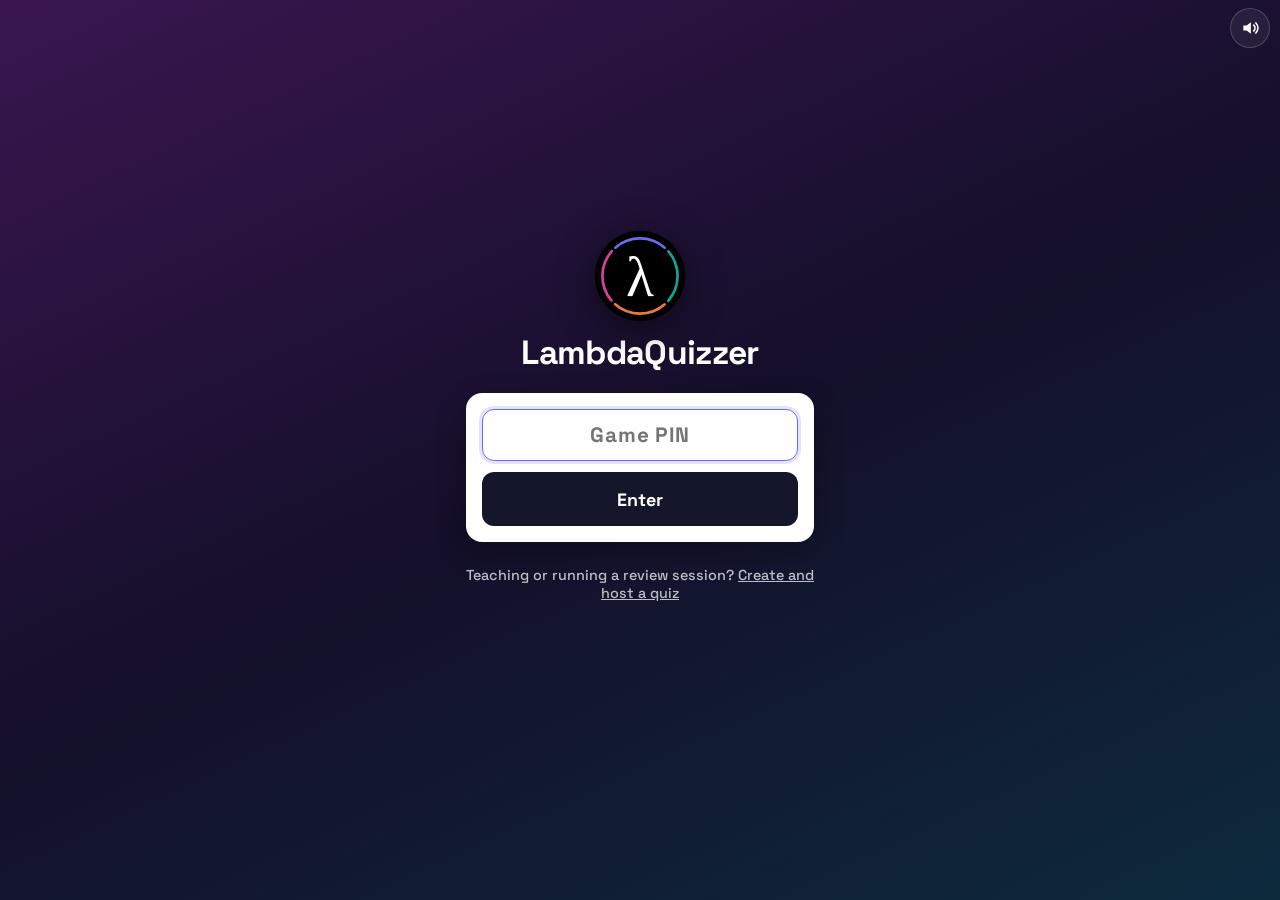
<file: index.html>
<!doctype html>
<html lang="en">
<head>
  <meta charset="utf-8">
  <meta name="viewport" content="width=device-width, initial-scale=1, viewport-fit=cover">
  <meta name="theme-color" content="#0d1020">
  <title>LambdaQuizzer</title>
  <meta name="description" content="Live classroom quiz games for college students. Enter a game PIN to join.">
  <link rel="icon" href="assets/favicon.svg" type="image/svg+xml">
  <link rel="preconnect" href="https://fonts.googleapis.com">
  <link rel="preconnect" href="https://fonts.gstatic.com" crossorigin>
  <link href="https://fonts.googleapis.com/css2?family=Space+Grotesk:wght@400;500;600;700&display=swap" rel="stylesheet">
  <link rel="stylesheet" href="css/style.css?v=dev">
  <script src="js/bg.js?v=dev"></script>
</head>
<body class="player">
  <div id="corner" class="corner"></div>
  <main id="app" class="player-app"></main>
  <footer id="pbar" class="pbar" hidden>
    <span id="pbName"></span>
    <span id="pbScore" class="pb-score">0</span>
  </footer>

  <script src="vendor/peerjs.min.js"></script>
  <script src="js/common.js?v=dev"></script>
  <script src="js/audio.js?v=dev"></script>
  <script src="js/messages.js?v=dev"></script>
  <script src="js/player.js?v=dev"></script>
</body>
</html>
</file>
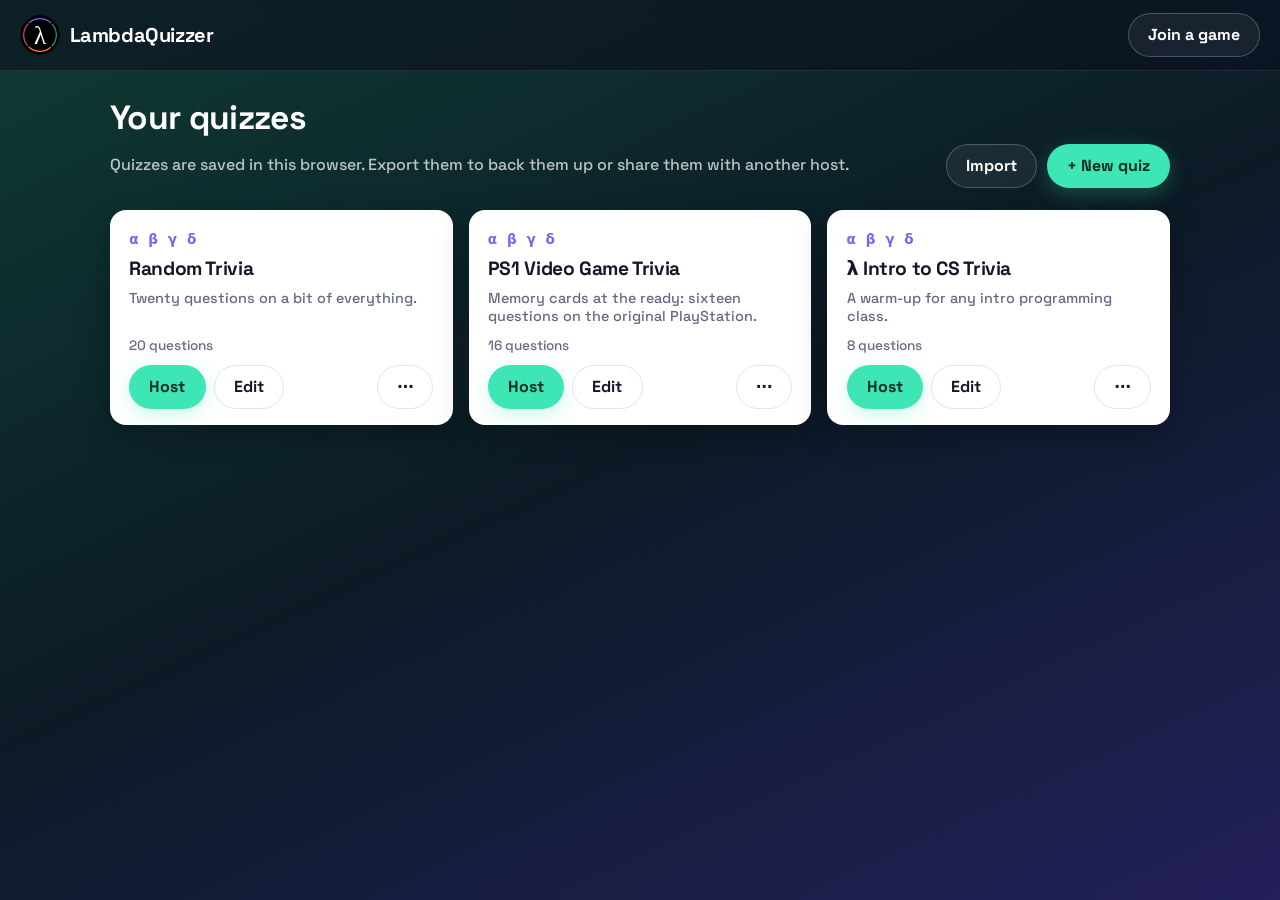
<file: host.html>
<!doctype html>
<html lang="en">
<head>
  <meta charset="utf-8">
  <meta name="viewport" content="width=device-width, initial-scale=1">
  <title>Host · LambdaQuizzer</title>
  <meta name="description" content="Make quizzes and host live LambdaQuizzer games.">
  <link rel="icon" href="assets/favicon.svg" type="image/svg+xml">
  <link rel="preconnect" href="https://fonts.googleapis.com">
  <link rel="preconnect" href="https://fonts.gstatic.com" crossorigin>
  <link href="https://fonts.googleapis.com/css2?family=Space+Grotesk:wght@400;500;600;700&display=swap" rel="stylesheet">
  <link rel="stylesheet" href="css/style.css?v=dev">
  <script src="js/bg.js?v=dev"></script>
</head>
<body class="host">

  <!-- Quiz library -->
  <section id="library" class="view">
    <header class="topbar">
      <a class="brand" href="index.html"><img src="assets/logo.svg" alt=""><span>LambdaQuizzer</span></a>
      <div class="topbar-actions">
        <a class="btn ghost" href="index.html">Join a game</a>
      </div>
    </header>
    <main class="page">
      <div class="page-head">
        <div>
          <h1>Your quizzes</h1>
          <p class="sub">Quizzes are saved in this browser. Export them to back them up or share them with another host.</p>
        </div>
        <div class="row">
          <label class="btn ghost" for="importFile">Import</label>
          <input id="importFile" type="file" accept="application/json,.json" hidden>
          <button id="newQuiz" class="btn primary" type="button">+ New quiz</button>
        </div>
      </div>
      <div id="quizList" class="quiz-grid"></div>
    </main>
  </section>

  <!-- Quiz editor -->
  <section id="editor" class="view" hidden>
    <header class="topbar">
      <a class="brand" href="#" data-act="back"><img src="assets/logo.svg" alt=""><span>LambdaQuizzer</span></a>
      <div class="topbar-actions">
        <span id="saveState" class="save-state">Saved</span>
        <button class="btn ghost" type="button" data-act="back">Done</button>
        <button class="btn primary" type="button" data-act="host">Host this quiz</button>
      </div>
    </header>
    <main class="page narrow">
      <div class="card quiz-meta">
        <label class="field">
          <span>Quiz title</span>
          <input id="qzTitle" type="text" maxlength="80" placeholder="e.g. CSE 2221 Midterm Review">
        </label>
        <label class="field">
          <span>Description <em>(optional)</em></span>
          <input id="qzDesc" type="text" maxlength="300" placeholder="What is this quiz about?">
        </label>
      </div>
      <div id="qList"></div>
      <button id="addQ" class="btn add-q" type="button">+ Add question</button>
    </main>
  </section>

  <!-- Live game -->
  <section id="game" class="view" hidden>
    <header class="gamebar">
      <div class="gb-left">
        <div class="brand small"><img src="assets/logo.svg" alt=""><span>LambdaQuizzer</span></div>
        <div id="gbPin" class="gb-pin" hidden></div>
      </div>
      <div id="gbInfo" class="gb-info"></div>
      <div class="gb-actions">
        <span id="gbToggles"></span>
        <button id="endGame" class="btn ghost small" type="button">End</button>
      </div>
    </header>
    <main id="stage" class="stage"></main>
  </section>

  <script src="vendor/peerjs.min.js"></script>
  <script src="vendor/qrcode.min.js"></script>
  <script src="js/common.js?v=dev"></script>
  <script src="js/audio.js?v=dev"></script>
  <script src="js/quizzes.js?v=dev"></script>
  <script src="js/editor.js?v=dev"></script>
  <script src="js/host.js?v=dev"></script>
</body>
</html>
</file>
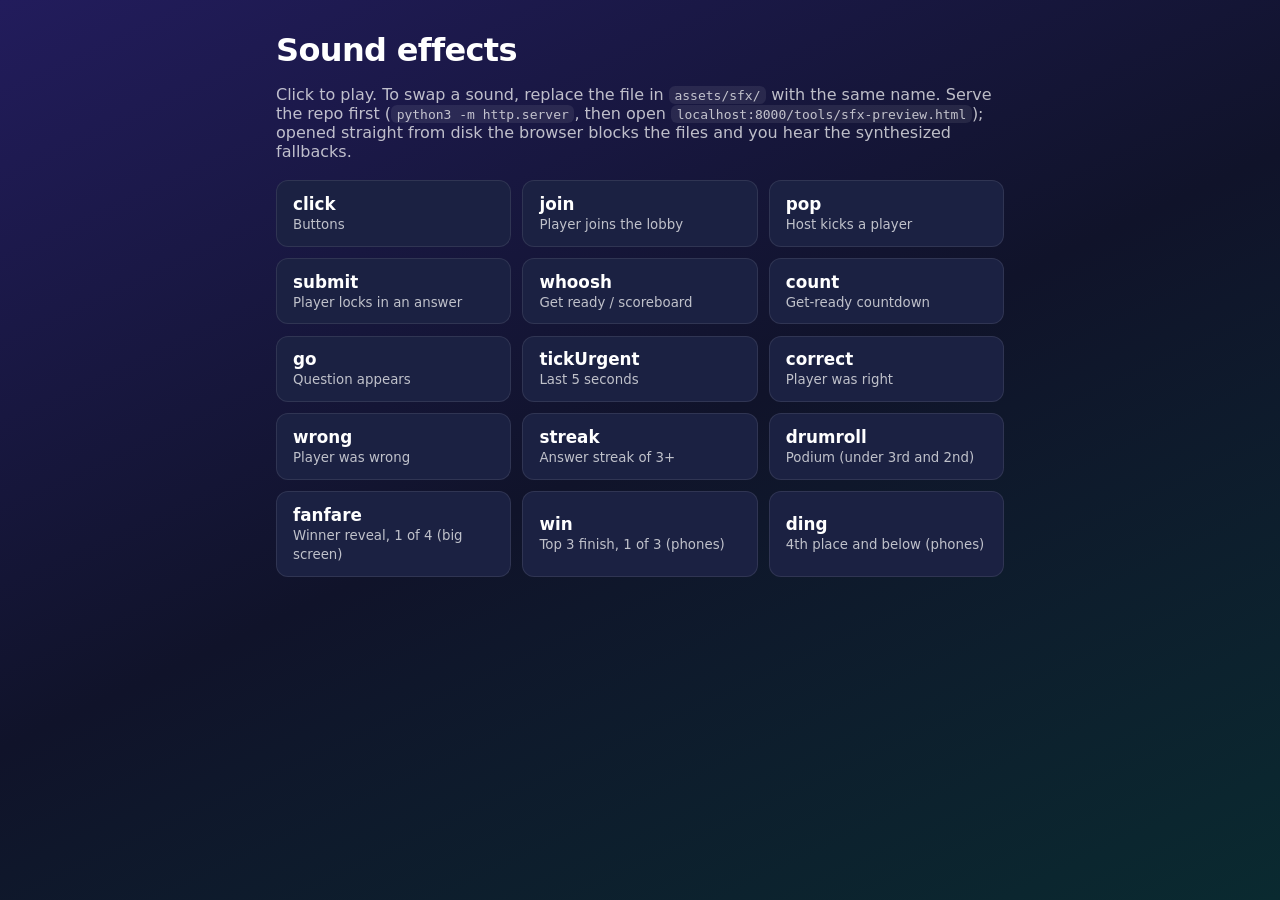
<file: tools/sfx-preview.html>
<!doctype html>
<html lang="en">
<head>
  <meta charset="utf-8">
  <meta name="viewport" content="width=device-width, initial-scale=1">
  <title>Sound Preview · LambdaQuizzer</title>
  <link rel="stylesheet" href="../css/style.css">
  <style>
    main { max-width: 760px; margin: 0 auto; padding: 2rem 16px; }
    .grid { display: grid; grid-template-columns: repeat(auto-fill, minmax(200px, 1fr)); gap: .7rem; margin-top: 1.2rem; }
    .grid button { text-align: left; padding: .8rem 1rem; border-radius: 12px; border: 1px solid var(--panel-line); background: var(--panel); color: #fff; cursor: pointer; }
    .grid button:hover { background: var(--panel-2); }
    .grid b { display: block; font-size: 1.05rem; }
    .grid small { color: var(--text-dim); }
    code { background: rgba(255,255,255,.08); padding: .1rem .35rem; border-radius: 6px; }
  </style>
</head>
<body>
  <main>
    <h1>Sound effects</h1>
    <p class="muted">Click to play. To swap a sound, replace the file in <code>assets/sfx/</code> with the same name.
      Serve the repo first (<code>python3 -m http.server</code>, then open <code>localhost:8000/tools/sfx-preview.html</code>);
      opened straight from disk the browser blocks the files and you hear the synthesized fallbacks.</p>
    <div class="grid" id="grid"></div>
  </main>
  <script src="../js/audio.js"></script>
  <script>
    const USES = {
      click: 'Buttons', join: 'Player joins the lobby', pop: 'Host kicks a player', submit: 'Player locks in an answer',
      whoosh: 'Get ready / scoreboard', count: 'Get-ready countdown', go: 'Question appears', tickUrgent: 'Last 5 seconds',
      correct: 'Player was right', wrong: 'Player was wrong', streak: 'Answer streak of 3+', drumroll: 'Podium (under 3rd and 2nd)', fanfare: 'Winner reveal, 1 of 4 (big screen)', win: 'Top 3 finish, 1 of 3 (phones)', ding: '4th place and below (phones)'
    };
    document.getElementById('grid').innerHTML = Object.entries(USES).map(([k, v]) => `<button data-k="${k}"><b>${k}</b><small>${v}</small></button>`).join('');
    document.getElementById('grid').onclick = e => { const b = e.target.closest('button'); if (b) LQAudio.sfx(b.dataset.k); };
  </script>
</body>
</html>
</file>
<file: css/style.css>
/* LambdaQuizzer */
:root {
  --bg: #0d1020;
  --bg-2: #151a33;
  --panel: #1b2142;
  --panel-2: #232a52;
  --panel-line: rgba(255,255,255,.09);
  --ink: #141729;
  --muted: #646a85;
  --card: #fff;
  --line: #e2e4ee;
  --white: #fff;
  --text-dim: rgba(255,255,255,.72);
  --accent: #3ee6b5;      /* mint */
  --accent-ink: #062b22;
  --accent-2: #6d6af0;    /* indigo */
  --c0: #5754d8;  /* α indigo */
  --c1: #0e8f7d;  /* β teal */
  --c2: #d75f24;  /* γ orange */
  --c3: #bb3683;  /* δ magenta */
  --right: #0e8f7d;
  --wrong: #b13a5f;
  --late: #3d4466;
  --radius: 16px;
  --shadow: 0 10px 30px rgba(0,0,0,.28);
  --font: 'Space Grotesk', system-ui, -apple-system, 'Segoe UI', Roboto, sans-serif;
  color-scheme: dark;
}

* { box-sizing: border-box; }
html, body { min-height: 100%; }
/* Plain gradient, on a fixed layer so it never repeats or jumps on mobile. */
body::before { content: ''; position: fixed; inset: 0; z-index: -1; background: var(--bg-grad, linear-gradient(155deg, #221c5c 0%, #10132a 50%, #0a2a30 100%)); }
body {
  margin: 0;
  font-family: var(--font);
  font-weight: 500;
  color: var(--white);
  background: var(--bg);
  -webkit-font-smoothing: antialiased;
  overflow-x: hidden;
}
h1, h2, h3 { margin: 0 0 .5em; font-weight: 700; line-height: 1.15; letter-spacing: -.02em; }
p { margin: 0 0 .8em; }
a { color: inherit; }
button, input, select, textarea { font: inherit; }
[hidden] { display: none !important; }
.sr-only { position: absolute; width: 1px; height: 1px; overflow: hidden; clip: rect(0 0 0 0); white-space: nowrap; }
.row { display: flex; gap: .6rem; align-items: center; flex-wrap: wrap; }
.muted { color: var(--text-dim); }
.warn { color: #b45309; }

/* Buttons */
.btn {
  display: inline-flex; align-items: center; justify-content: center; gap: .4em;
  min-height: 44px; padding: .55em 1.2em; border: 1px solid transparent; border-radius: 999px; cursor: pointer;
  font-weight: 700; font-size: 1rem; text-decoration: none; color: var(--ink); background: #fff;
  transition: transform .12s, background-color .15s, box-shadow .15s; user-select: none;
}
.btn:hover { transform: translateY(-1px); }
.btn:active { transform: translateY(1px); }
.btn:disabled { opacity: .45; cursor: not-allowed; transform: none; }
.btn.primary { background: var(--accent); color: var(--accent-ink); box-shadow: 0 6px 20px rgba(62,230,181,.25); }
.btn.dark { background: var(--ink); color: #fff; }
.btn.ghost { background: rgba(255,255,255,.06); color: #fff; border-color: rgba(255,255,255,.22); }
.btn.ghost:hover { background: rgba(255,255,255,.12); }
.card .btn.ghost, .menu-pop .btn.ghost { background: #fff; color: var(--ink); border-color: var(--line); }
.card .btn.ghost:hover { background: #f4f5fa; }
.btn.big { min-height: 54px; font-size: 1.12rem; padding: .6em 1.6em; }
.btn.small { min-height: 34px; padding: .3em .9em; font-size: .9rem; }
.btn.block { width: 100%; }
:focus-visible { outline: 3px solid var(--accent); outline-offset: 2px; }

.icon-btn {
  width: 40px; height: 40px; display: inline-grid; place-items: center; border: 1px solid rgba(255,255,255,.18); border-radius: 50%;
  background: rgba(255,255,255,.06); color: #fff; cursor: pointer; font-size: 1.05rem; font-weight: 700;
}
.icon-btn svg { width: 20px; height: 20px; }
.icon-btn.off { opacity: .45; position: relative; }
.icon-btn.off::after { content: ''; position: absolute; width: 26px; height: 2px; background: currentColor; transform: rotate(-45deg); border-radius: 2px; }
.icon-btn.dark { background: #f2f3f8; border-color: transparent; color: var(--ink); width: 34px; height: 34px; }
.icon-btn.dark:disabled { opacity: .35; cursor: default; }
.icon-btn.danger:hover { background: #fde7ef; color: var(--c3); }
.audio-toggles { display: inline-flex; gap: .4rem; }

/* Brand */
.brand { display: inline-flex; align-items: center; gap: .6rem; text-decoration: none; color: #fff; font-weight: 700; font-size: 1.25rem; letter-spacing: -.02em; }
.brand img { width: 40px; height: 40px; }
.brand.small { font-size: 1rem; }
.brand.small img { width: 30px; height: 30px; }

/* Host pages */
.topbar { display: flex; align-items: center; justify-content: space-between; gap: 1rem; flex-wrap: wrap; padding: .8rem 1.25rem; border-bottom: 1px solid var(--panel-line); background: rgba(13,16,32,.6); backdrop-filter: blur(8px); }
.topbar-actions { display: flex; align-items: center; gap: .6rem; flex-wrap: wrap; }
.page { max-width: 1100px; margin: 0 auto; padding: 1.75rem 1.25rem 4rem; }
.page.narrow { max-width: 860px; }
.page-head { display: flex; justify-content: space-between; align-items: flex-end; gap: 1rem; flex-wrap: wrap; margin-bottom: 1.4rem; }
.page-head h1 { font-size: 2.1rem; }
.sub { color: var(--text-dim); }
.card { background: var(--card); color: var(--ink); border-radius: var(--radius); box-shadow: var(--shadow); }
.card .sub { color: var(--muted); }

.quiz-grid { display: grid; grid-template-columns: repeat(auto-fill, minmax(260px, 1fr)); gap: 1rem; }
.quiz-card { position: relative; padding: 1.3rem 1.2rem 1rem; display: flex; flex-direction: column; }
.qc-band { display: flex; gap: 4px; margin-bottom: .6rem; }
.qc-band::before { content: 'α β γ δ'; font-size: .85rem; font-weight: 700; color: var(--accent-2); letter-spacing: .25em; }
.quiz-card h2 { font-size: 1.2rem; }
.quiz-card .sub { font-size: .9rem; flex: 1; }
.qc-meta { font-size: .85rem; color: var(--muted); }
.qc-actions { display: flex; gap: .5rem; align-items: center; }
.empty { padding: 2rem; text-align: center; grid-column: 1 / -1; }

.menu { position: relative; margin-left: auto; }
.menu summary { list-style: none; }
.menu summary::-webkit-details-marker { display: none; }
.menu-pop { position: absolute; right: 0; bottom: calc(100% + 6px); z-index: 5; background: #fff; border-radius: 12px; box-shadow: 0 12px 34px rgba(0,0,0,.3); padding: .35rem; min-width: 160px; display: grid; }
.menu-pop button { border: 0; background: none; text-align: left; padding: .6rem .8rem; border-radius: 8px; cursor: pointer; font-weight: 600; color: var(--ink); }
.menu-pop button:hover { background: #f2f3f8; }
.menu-pop .danger { color: var(--c3); }

/* Editor */
.save-state { font-size: .85rem; color: var(--text-dim); }
.save-state.pending { opacity: .6; }
.quiz-meta { padding: 1.2rem; display: grid; gap: .9rem; margin-bottom: 1.2rem; }
.field { display: grid; gap: .35rem; font-size: .85rem; color: var(--muted); font-weight: 600; }
.field em { font-style: normal; font-weight: 400; }
.field input, .field textarea, .field select {
  width: 100%; border: 1.5px solid var(--line); border-radius: 10px; padding: .65rem .8rem; color: var(--ink); background: #fff; font-weight: 600; font-size: 1rem;
}
.field input:focus, .field textarea:focus, .field select:focus { border-color: var(--accent-2); outline: none; box-shadow: 0 0 0 3px rgba(109,106,240,.18); }
.field.inline { min-width: 0; }
.q-card { padding: 1.1rem 1.2rem 1rem; margin-bottom: 1rem; display: grid; gap: .8rem; }
.q-head { display: flex; justify-content: space-between; align-items: center; }
.q-num { font-weight: 700; font-size: 1.05rem; }
.q-tools { display: flex; gap: .3rem; }
.q-settings { display: grid; grid-template-columns: repeat(3, 1fr); gap: .6rem; }
.q-card textarea { font-size: 1.2rem; resize: vertical; min-height: 70px; }
.ans-grid { display: grid; grid-template-columns: 1fr 1fr; gap: .6rem; }
.ans-edit { display: flex; align-items: center; gap: .5rem; border-radius: 12px; padding: .45rem; color: #fff; }
.ans-edit .sym { flex: 0 0 auto; width: 34px; height: 34px; font-size: 1.25rem; }
.ans-edit input { flex: 1; min-width: 0; border: 0; border-radius: 8px; padding: .6rem .7rem; font-weight: 600; color: var(--ink); background: rgba(255,255,255,.96); }
.ans-edit input:focus { outline: 2px solid #fff; }
.ans-fixed { flex: 1; font-size: 1.1rem; font-weight: 700; padding-left: .3rem; }
.check { flex: 0 0 auto; width: 36px; height: 36px; border-radius: 50%; border: 2px solid rgba(255,255,255,.85); background: transparent; color: transparent; font-weight: 700; font-size: 1.1rem; cursor: pointer; display: grid; place-items: center; }
.check:hover { color: rgba(255,255,255,.6); }
.check.on { background: #fff; color: var(--ink); }
.hint { font-size: .8rem; color: var(--muted); margin: 0; }
.add-q { width: 100%; min-height: 56px; background: transparent; color: #fff; border: 1.5px dashed rgba(255,255,255,.35); border-radius: var(--radius); }
.add-q:hover { background: rgba(255,255,255,.05); }

/* Answer colors + Greek-letter badges */
.c0 { background: var(--c0); }
.c1 { background: var(--c1); }
.c2 { background: var(--c2); }
.c3 { background: var(--c3); }
.sym { display: inline-grid; place-items: center; border-radius: 50%; background: rgba(255,255,255,.18); color: #fff; font-weight: 700; line-height: 1; font-family: var(--font), 'DejaVu Sans', sans-serif; }

/* ---------- Live game (host) ----------
   While a game runs, <html> gets .in-game: rem scales with the screen so the projector view
   fills a 1080p or 1440p display the same way it fills a laptop, and the stage is exactly one
   viewport tall so nothing falls off the bottom. */
html.in-game { font-size: clamp(13px, min(1.05vw, 1.95vh), 32px); }
html.in-game body { overflow: hidden; }
#game:not([hidden]) { height: 100vh; height: 100dvh; display: flex; flex-direction: column; }

.gamebar { flex: 0 0 auto; display: grid; grid-template-columns: 1fr auto 1fr; align-items: center; gap: 1rem; height: 4.2rem; padding: 0 1.2rem; background: rgba(8,10,24,.55); border-bottom: 1px solid var(--panel-line); box-shadow: 0 6px 24px rgba(0,0,0,.25); }
.gb-left { display: flex; align-items: center; gap: 1rem; min-width: 0; }
.gamebar .brand.small { font-size: 1.15rem; gap: .55rem; }
.gamebar .brand.small img { width: 2.3rem; height: 2.3rem; }
.gb-pin { display: inline-flex; align-items: baseline; gap: .45rem; background: rgba(255,255,255,.07); border: 1px solid rgba(255,255,255,.16); border-radius: 999px; padding: .3rem .95rem; font-size: .85rem; color: var(--text-dim); white-space: nowrap; }
.gb-pin b { font-size: 1.25rem; font-weight: 700; letter-spacing: .08em; color: var(--accent); font-variant-numeric: tabular-nums; }
.gb-info { display: flex; flex-direction: column; align-items: center; gap: .35rem; text-align: center; white-space: nowrap; }
.gb-q { font-size: 1.1rem; font-weight: 600; color: var(--text-dim); }
.gb-q b { color: #fff; }
.gb-progress { display: flex; gap: .25rem; }
.gb-progress i { width: 1.6rem; height: .3rem; border-radius: 99px; background: rgba(255,255,255,.16); }
.gb-progress i.done { background: rgba(62,230,181,.55); }
.gb-progress i.now { background: var(--accent); box-shadow: 0 0 .6rem rgba(62,230,181,.6); }
.gb-actions { display: flex; gap: .5rem; align-items: center; justify-self: end; }
.gamebar .icon-btn { width: 2.6rem; height: 2.6rem; }
.gamebar .icon-btn svg { width: 1.25rem; height: 1.25rem; }
.gamebar .icon-btn.off::after { width: 1.6rem; }
.gamebar .btn.small { min-height: 2.6rem; font-size: .95rem; padding: 0 1.1rem; }

.stage { flex: 1; min-height: 0; display: flex; flex-direction: column; overflow: auto; }
html.in-game .stage .btn { font-size: 1rem; min-height: 2.9rem; }
html.in-game .stage .btn.big { font-size: 1.2rem; min-height: 3.5rem; padding: 0 1.8rem; }

.center-msg { margin: auto; text-align: center; padding: 2rem 16px; max-width: 640px; display: flex; flex-direction: column; align-items: center; gap: .4rem; }
.center-msg h2 { font-size: 1.6rem; }
.spinner { width: 50px; height: 50px; border-radius: 50%; border: 5px solid rgba(255,255,255,.18); border-top-color: var(--accent); animation: spin 0.9s linear infinite; margin-bottom: 1rem; }
@keyframes spin { to { transform: rotate(360deg); } }

/* Lobby */
.lobby { display: flex; flex-direction: column; flex: 1; min-height: 0; }
.join-panel { display: flex; align-items: stretch; justify-content: center; gap: 1rem; padding: 1.6rem 1rem 1.2rem; flex-wrap: wrap; }
.join-how, .pin-box { background: var(--panel); border: 1px solid var(--panel-line); border-radius: var(--radius); box-shadow: var(--shadow); }
.join-how { padding: 1rem 1.6rem; display: flex; flex-direction: column; justify-content: center; font-size: 1.3rem; max-width: min(48rem, 100%); }
.join-how p { margin: 0; }
.join-how .or { font-size: 1rem; color: var(--text-dim); margin-top: .3rem; }
.join-how b { color: var(--accent); }
.join-how b span { white-space: nowrap; }
.pin-box { padding: .8rem 1.6rem; display: flex; flex-direction: column; justify-content: center; }
.pin-box span { font-size: 1rem; color: var(--text-dim); }
.pin-box strong { font-size: 4.6rem; font-weight: 700; letter-spacing: .04em; line-height: 1; font-variant-numeric: tabular-nums; }
.qr { background: #fff; padding: .5rem; width: 9rem; display: block; border-radius: var(--radius); box-shadow: var(--shadow); }
.qr svg { width: 100%; height: auto; display: block; }
.lobby-bar { display: grid; grid-template-columns: 1fr auto 1fr; align-items: center; gap: 1rem; padding: .6rem 1.4rem; }
.lobby-bar .count { justify-self: start; }
.lobby-bar .row { justify-self: end; }
.count { display: flex; align-items: center; gap: .5rem; background: var(--panel); border: 1px solid var(--panel-line); border-radius: 999px; padding: .35rem 1.1rem; font-size: 1.05rem; }
.count b { font-size: 1.7rem; font-weight: 700; color: var(--accent); }
.lobby-title { font-size: 1.6rem; font-weight: 700; text-align: center; overflow-wrap: anywhere; }
.lobby-players { display: flex; flex-wrap: wrap; justify-content: center; align-content: flex-start; gap: .7rem; padding: 1.2rem; flex: 1; overflow: auto; }
.waiting-note { margin-top: 2rem; font-size: 1.4rem; color: var(--text-dim); }
.chip { border: 1px solid rgba(255,255,255,.2); font-weight: 700; font-size: 1.5rem; color: #fff; background: var(--panel-2); padding: .45rem 1.1rem; border-radius: 999px; cursor: pointer; }
.chip:hover { text-decoration: line-through; background: var(--c3); }
.chip.pop { animation: pop .45s cubic-bezier(.2,1.6,.4,1); }
@keyframes pop { from { transform: scale(0); } to { transform: scale(1); } }

/* Get ready */
.getready { margin: auto; text-align: center; display: flex; flex-direction: column; align-items: center; gap: 1.6rem; }
.gr-label { font-size: 3.2rem; font-weight: 700; }
.gr-count { width: 11rem; height: 11rem; border-radius: 50%; display: grid; place-items: center; font-size: 5.5rem; font-weight: 700; border: .4rem solid var(--accent); color: var(--accent); background: rgba(8,10,24,.45); }
.gr-count.bump { animation: bump .4s ease-out; }
.timer-ring span, .gr-count span { position: relative; display: block; line-height: 1; white-space: nowrap; }
@keyframes bump { 0% { box-shadow: 0 0 0 .9rem rgba(62,230,181,.35); } 100% { box-shadow: 0 0 0 0 rgba(62,230,181,0); } }
.gr-sub { font-size: 1.35rem; color: var(--text-dim); }
.gr-sub b { color: var(--accent); }

/* Question text, images */
.q-text { color: #fff; font-size: 2.3rem; margin: 0; text-align: center; overflow-wrap: anywhere; }
.q-text.big { font-size: 3.3rem; }
.q-banner { flex: 0 0 auto; margin: 1rem auto 0; width: calc(100% - 1.6rem); max-width: 90rem; background: var(--panel); border: 1px solid var(--panel-line); border-radius: var(--radius); padding: 1rem 1.6rem; box-shadow: var(--shadow); }
/* The image box takes every pixel between the question and the answers; the picture is scaled
   up or down to fit with smooth (bilinear) filtering. */
.q-image { min-width: 0; min-height: 0; width: 100%; height: 100%; display: flex; align-items: center; justify-content: center; }
.q-image img { width: 100%; height: 100%; object-fit: contain; image-rendering: auto; border-radius: 12px; filter: drop-shadow(0 10px 24px rgba(0,0,0,.35)); }
.q-image.broken img { display: none; }
.q-image.placeholder img { width: 9rem; height: 9rem; filter: none; animation: float 3s ease-in-out infinite alternate; }
@keyframes float { to { transform: translateY(-10px) rotate(4deg); } }

.reading { flex: 1; min-height: 0; display: grid; grid-template-rows: auto 1fr auto; justify-items: center; gap: 1.4rem; padding: 2rem 1.6rem 2.4rem; }
.reading .q-text { align-self: end; max-width: 80rem; }
.read-bar { width: min(40rem, 90%); height: .5rem; border-radius: 99px; background: rgba(255,255,255,.12); overflow: hidden; }
.read-bar i { display: block; height: 100%; background: var(--accent); width: 0; animation: fill linear forwards; }
@keyframes fill { to { width: 100%; } }

/* Answering */
.answering, .reveal { flex: 1; min-height: 0; display: flex; flex-direction: column; }
.q-mid { flex: 1; min-height: 0; display: grid; grid-template-columns: 10rem 1fr 10rem; align-items: center; gap: 1.2rem; padding: 1rem 1.6rem; }
.timer-ring { position: relative; justify-self: center; width: 7.5rem; height: 7.5rem; display: grid; place-items: center; font-size: 2.8rem; font-weight: 700; }
.timer-ring svg { position: absolute; inset: 0; width: 100%; height: 100%; transform: rotate(-90deg); }
.timer-ring .tr-track { fill: rgba(8,10,24,.6); stroke: rgba(255,255,255,.1); stroke-width: 9; }
.timer-ring .tr-arc { fill: none; stroke: var(--accent); stroke-width: 9; transition: stroke-dasharray .1s linear; }
.timer-ring.urgent { color: #ff8fb5; }
.timer-ring.urgent .tr-track { animation: urgent 1s infinite; }
@keyframes urgent { 50% { fill: rgba(255,95,147,.22); } }
.timer-ring.urgent .tr-arc { stroke: #ff5f93; }
@keyframes pulse { 50% { transform: scale(1.06); } }
.q-side { display: flex; flex-direction: column; align-items: center; gap: 1rem; }
.ans-count { display: flex; flex-direction: column; align-items: center; font-size: 1.05rem; color: var(--text-dim); }
.ans-count b { font-size: 3rem; line-height: 1; color: #fff; font-variant-numeric: tabular-nums; }

.tiles { flex: 0 0 auto; display: grid; grid-template-columns: 1fr 1fr; gap: .6rem; padding: 0 .8rem .8rem; }
.tile { display: flex; align-items: center; gap: 1rem; min-height: 5.6rem; padding: .8rem 1.2rem; border-radius: 1rem; font-size: 1.65rem; font-weight: 700; transition: opacity .3s; background-image: linear-gradient(135deg, rgba(255,255,255,.12), transparent 60%); }
.tile .sym { width: 3.2rem; height: 3.2rem; font-size: 1.8rem; flex: 0 0 auto; }
.tile-text { flex: 1; overflow-wrap: anywhere; }
.tile.dim { opacity: .28; }
.tile.right { box-shadow: 0 0 0 .2rem #fff inset; }
.tile .tick { font-size: 1.9rem; font-weight: 700; }

/* Reveal chart */
.chart-row { flex: 1; min-height: 0; display: grid; grid-template-columns: 10rem 1fr 10rem; align-items: stretch; gap: 1.2rem; padding: 1.2rem 1.6rem; }
.chart-row .btn { grid-column: 3; align-self: start; justify-self: end; }
.chart { grid-column: 2; display: flex; align-items: flex-end; justify-content: center; gap: 1.2rem; min-height: 0; }
.bar-col { display: flex; flex-direction: column; justify-content: flex-end; align-items: stretch; width: 8.5rem; height: 100%; }
.bar-col.c0, .bar-col.c1, .bar-col.c2, .bar-col.c3 { background: none; }
.bar-col.dim { opacity: .4; }
.bar-n { text-align: center; font-size: 1.7rem; font-weight: 700; margin-bottom: .3rem; }
.bar { height: calc(var(--h) * .82); min-height: .4rem; border-radius: .7rem .7rem 0 0; animation: grow .7s cubic-bezier(.2,.9,.3,1.1) both; }
.bar-col.c0 .bar, .bar-col.c0 .bar-base { background: var(--c0); }
.bar-col.c1 .bar, .bar-col.c1 .bar-base { background: var(--c1); }
.bar-col.c2 .bar, .bar-col.c2 .bar-base { background: var(--c2); }
.bar-col.c3 .bar, .bar-col.c3 .bar-base { background: var(--c3); }
.bar-base { display: grid; place-items: center; padding: .45rem; border-radius: 0 0 .7rem .7rem; filter: brightness(.85); }
.bar-base .sym { width: 2.4rem; height: 2.4rem; font-size: 1.4rem; }
@keyframes grow { from { height: 0; } }

/* Scoreboard */
.scoreboard { width: min(60rem, 100%); margin: 0 auto; padding: 1.6rem 1.2rem 3rem; }
.sb-head { display: flex; justify-content: center; align-items: center; position: relative; margin-bottom: 1.4rem; }
.sb-head h1 { font-size: 2.4rem; margin: 0; }
.sb-head .btn { position: absolute; right: 0; }
.sb-list { list-style: none; margin: 0; padding: 0; display: grid; gap: .65rem; }
.sb-list li { display: flex; align-items: center; gap: 1rem; background: var(--panel); border: 1px solid var(--panel-line); border-radius: 1rem; padding: .95rem 1.3rem; font-size: 1.55rem; font-weight: 700; animation: slide .45s cubic-bezier(.2,.9,.3,1.2) both; }
.sb-list li:first-child { background: var(--accent); color: var(--accent-ink); border-color: transparent; }
.sb-rank { width: 2ch; text-align: center; opacity: .7; }
.sb-name { flex: 1; overflow-wrap: anywhere; }
.sb-score { font-variant-numeric: tabular-nums; }
.streak { font-size: .95rem; padding: .1rem .5rem; border-radius: 99px; background: rgba(255,255,255,.14); vertical-align: middle; }
.sb-note { text-align: center; margin-top: 1.2rem; font-size: 1.2rem; color: var(--text-dim); }
@keyframes slide { from { transform: translateY(14px); opacity: 0; } }

/* Podium */
.podium-wrap { flex: 1; min-height: 0; display: flex; flex-direction: column; align-items: center; padding: 1.4rem 1rem .8rem; }
.podium-title { font-size: 2.2rem; text-align: center; }
.podium { flex: 1; min-height: 0; display: flex; align-items: flex-end; justify-content: center; gap: .9rem; width: min(60rem, 100%); margin-top: .6rem; }
.pod { flex: 1; max-width: 17rem; height: 100%; display: flex; flex-direction: column; justify-content: flex-end; opacity: 0; transform: translateY(60px); transition: opacity .5s, transform .6s cubic-bezier(.2,1.4,.4,1); }
.pod.show { opacity: 1; transform: none; }
.pod-name { text-align: center; font-size: 1.7rem; font-weight: 700; margin-bottom: .6rem; overflow-wrap: anywhere; }
.pod-block { border-radius: 1.1rem 1.1rem 0 0; display: flex; flex-direction: column; align-items: center; padding-top: 1rem; gap: .4rem; background: linear-gradient(180deg, var(--panel-2), var(--panel)); border: 1px solid var(--panel-line); border-bottom: 0; }
.p1 .pod-block { height: 80%; background: linear-gradient(180deg, rgba(62,230,181,.35), var(--panel)); border-color: rgba(62,230,181,.5); }
.p2 .pod-block { height: 60%; }
.p3 .pod-block { height: 45%; }
.medal { width: 4rem; height: 4rem; border-radius: 50%; display: grid; place-items: center; font-size: 1.9rem; font-weight: 700; color: #5a3b00; background: radial-gradient(circle at 35% 30%, #fff3b0, #f5b800 60%, #b07d00); }
.p2 .medal { color: #3c4450; background: radial-gradient(circle at 35% 30%, #fff, #c3cad4 60%, #8a94a3); }
.p3 .medal { color: #4a2508; background: radial-gradient(circle at 35% 30%, #ffd8b0, #cd7f32 60%, #8a4f17); }
.pod-score { font-size: 1.6rem; font-weight: 700; font-variant-numeric: tabular-nums; }
.pod-correct { font-size: .95rem; color: var(--text-dim); }
.podium-actions { display: flex; gap: .6rem; flex-wrap: wrap; justify-content: center; padding: 1rem 0 .3rem; }

.confetti { position: fixed; inset: 0; width: 100%; height: 100%; pointer-events: none; z-index: 50; }

/* ---------- Player ---------- */
body.player { min-height: 100vh; min-height: 100dvh; transition: background-color .3s; }
.player-app { min-height: 100vh; min-height: 100dvh; display: flex; flex-direction: column; padding-bottom: calc(56px + env(safe-area-inset-bottom)); }
.corner { position: fixed; top: max(8px, env(safe-area-inset-top)); right: 10px; z-index: 10; }
.join-card { margin: auto; width: min(380px, 100%); padding: 2rem 16px; display: flex; flex-direction: column; align-items: center; text-align: center; }
.join-logo { width: 92px; height: 92px; margin-bottom: .7rem; filter: drop-shadow(0 8px 20px rgba(0,0,0,.45)); }
.wordmark { font-size: 2.1rem; margin-bottom: 1.3rem; }
.join-box { width: 100%; padding: 1rem; display: grid; gap: .7rem; }
.big-input { width: 100%; background: #fff; text-align: center; font-size: 1.3rem; font-weight: 700; padding: .75rem; border: 1.5px solid var(--line); border-radius: 12px; color: var(--ink); letter-spacing: .04em; }
.big-input:focus { outline: none; border-color: var(--accent-2); box-shadow: 0 0 0 3px rgba(109,106,240,.18); }
.join-box .btn.dark { border-radius: 12px; }
.center-msg .btn.dark { background: #fff; color: var(--ink); }
.form-error { color: #b0204f; font-weight: 600; font-size: .95rem; margin: 0; }
.host-link { margin-top: 1.5rem; font-size: .9rem; color: var(--text-dim); }
.link-light { color: var(--text-dim); }

.youre-in { font-size: clamp(1.6rem, 7vw, 2.4rem); }
.big-sub { font-size: 1.15rem; font-weight: 600; }
.name-pill { background: var(--panel-2); border: 1px solid rgba(255,255,255,.2); padding: .5rem 1.3rem; border-radius: 999px; font-size: 1.45rem; font-weight: 700; margin: .5rem 0 1rem; overflow-wrap: anywhere; }
.q-of { font-size: 1rem; color: var(--text-dim); text-transform: uppercase; letter-spacing: .1em; padding-left: .1em; font-weight: 700; }
.loader-shapes { display: flex; gap: .6rem; margin-top: 1rem; }
.loader-shapes > span { width: 48px; height: 48px; border-radius: 14px; display: grid; place-items: center; animation: hop 1.2s ease-in-out infinite; }
.loader-shapes > span:nth-child(2) { animation-delay: .15s; } .loader-shapes > span:nth-child(3) { animation-delay: .3s; } .loader-shapes > span:nth-child(4) { animation-delay: .45s; }
.loader-shapes .sym { background: none; font-size: 1.5rem; }
@keyframes hop { 0%, 60%, 100% { transform: translateY(0); } 30% { transform: translateY(-14px); } }

.answer-screen { flex: 1; display: flex; flex-direction: column; padding: 10px; padding-top: 56px; }
.answer-top { position: fixed; top: 0; left: 0; right: 0; height: 56px; display: flex; align-items: center; justify-content: center; padding: 0 64px; font-size: .95rem; font-weight: 600; color: var(--text-dim); }
.answer-grid { flex: 1; display: grid; grid-template-columns: 1fr 1fr; gap: 10px; }
.answer-grid.n2 { grid-template-columns: 1fr; }
.answer-grid.n3 .answer-btn:last-child { grid-column: 1 / -1; }
.answer-btn { border: 0; border-radius: 20px; color: #fff; cursor: pointer; display: flex; flex-direction: column; align-items: center; justify-content: center; gap: .5rem; background-image: linear-gradient(135deg, rgba(255,255,255,.14), transparent 60%); transition: transform .08s; touch-action: manipulation; -webkit-tap-highlight-color: transparent; }
.answer-btn:active { transform: scale(.97); }
.answer-btn .sym { width: min(30vw, 120px); height: min(30vw, 120px); font-size: min(17vw, 4.4rem); }
.answer-grid.n2 .answer-btn .sym { width: min(18vh, 110px); height: min(18vh, 110px); font-size: min(10vh, 4rem); }
.answer-btn.chosen { transform: scale(.95); box-shadow: 0 0 0 4px #fff inset; }
.tf-label { font-size: 1.5rem; font-weight: 700; }

body[data-screen="right"] { background: radial-gradient(circle at 50% 20%, #17b39d, var(--right) 45%, #07463d); }
body[data-screen="wrong"] { background: radial-gradient(circle at 50% 20%, #d4547d, var(--wrong) 45%, #4a1328); }
body[data-screen="late"] { background: radial-gradient(circle at 50% 20%, #59628f, var(--late) 45%, #1a1e33); }
.result-title { font-size: clamp(2rem, 9vw, 3rem); }
.result-icon { width: 92px; height: 92px; border-radius: 50%; background: rgba(255,255,255,.95); display: grid; place-items: center; font-size: 3rem; font-weight: 700; margin: .3rem 0 1rem; animation: pop .45s cubic-bezier(.2,1.6,.4,1); }
body[data-screen="right"] .result-icon { color: var(--right); }
body[data-screen="wrong"] .result-icon { color: var(--wrong); }
body[data-screen="late"] .result-icon { color: var(--late); }
.points-pill { background: rgba(0,0,0,.22); padding: .45rem 1.4rem; border-radius: 999px; font-size: 1.7rem; font-weight: 700; margin-bottom: .6rem; }
.streak-pill { background: rgba(255,255,255,.2); padding: .3rem 1rem; border-radius: 99px; font-size: 1rem; margin-bottom: .6rem; }
.place { margin-top: 1rem; background: rgba(0,0,0,.22); padding: .7rem 1.2rem; border-radius: 14px; font-size: 1.05rem; }
.rank-big { font-size: clamp(3rem, 16vw, 5rem); font-weight: 700; line-height: 1; margin: .3rem 0 .8rem; }
.medal-big { font-size: 5rem; line-height: 1; animation: pop .6s cubic-bezier(.2,1.6,.4,1); }

.pbar { position: fixed; left: 0; right: 0; bottom: 0; height: calc(56px + env(safe-area-inset-bottom)); padding: 0 max(16px, env(safe-area-inset-right)) env(safe-area-inset-bottom) max(16px, env(safe-area-inset-left)); display: flex; align-items: center; justify-content: space-between; gap: 12px; background: rgba(13,16,32,.85); border-top: 1px solid var(--panel-line); backdrop-filter: blur(8px); font-size: 1.05rem; font-weight: 700; z-index: 5; }
#pbName { min-width: 0; overflow: hidden; text-overflow: ellipsis; white-space: nowrap; }
.pb-score { flex-shrink: 0; background: var(--accent); color: var(--accent-ink); padding: .2rem .8rem; border-radius: 999px; font-variant-numeric: tabular-nums; }

/* Small screens */
@media (max-width: 720px) {
  .q-settings { grid-template-columns: 1fr 1fr; }
  .q-settings .field:first-child { grid-column: 1 / -1; }
  .ans-grid { grid-template-columns: 1fr; }
  html.in-game { font-size: 13px; }
  html.in-game body { overflow: auto; }
  .tiles { grid-template-columns: 1fr; }
  .tile { min-height: 3.6rem; font-size: 1.2rem; }
  .q-mid, .chart-row { grid-template-columns: auto 1fr auto; padding: .8rem; }
  .timer-ring { width: 5rem; height: 5rem; font-size: 1.8rem; }
  .pin-box strong { font-size: 3.2rem; }
  .lobby-bar { grid-template-columns: 1fr; justify-items: center; }
  .lobby-bar .count, .lobby-bar .row { justify-self: center; }
  .gamebar { padding: 0 .6rem; gap: .5rem; }
  .gamebar .brand.small span { display: none; }
  .gb-progress { display: none; }
  .sb-head { flex-direction: column; gap: .8rem; }
  .sb-head .btn { position: static; }
}
@media (prefers-reduced-motion: reduce) {
  *, *::before, *::after { animation-duration: .01ms !important; animation-iteration-count: 1 !important; transition-duration: .01ms !important; }
}
</file>
